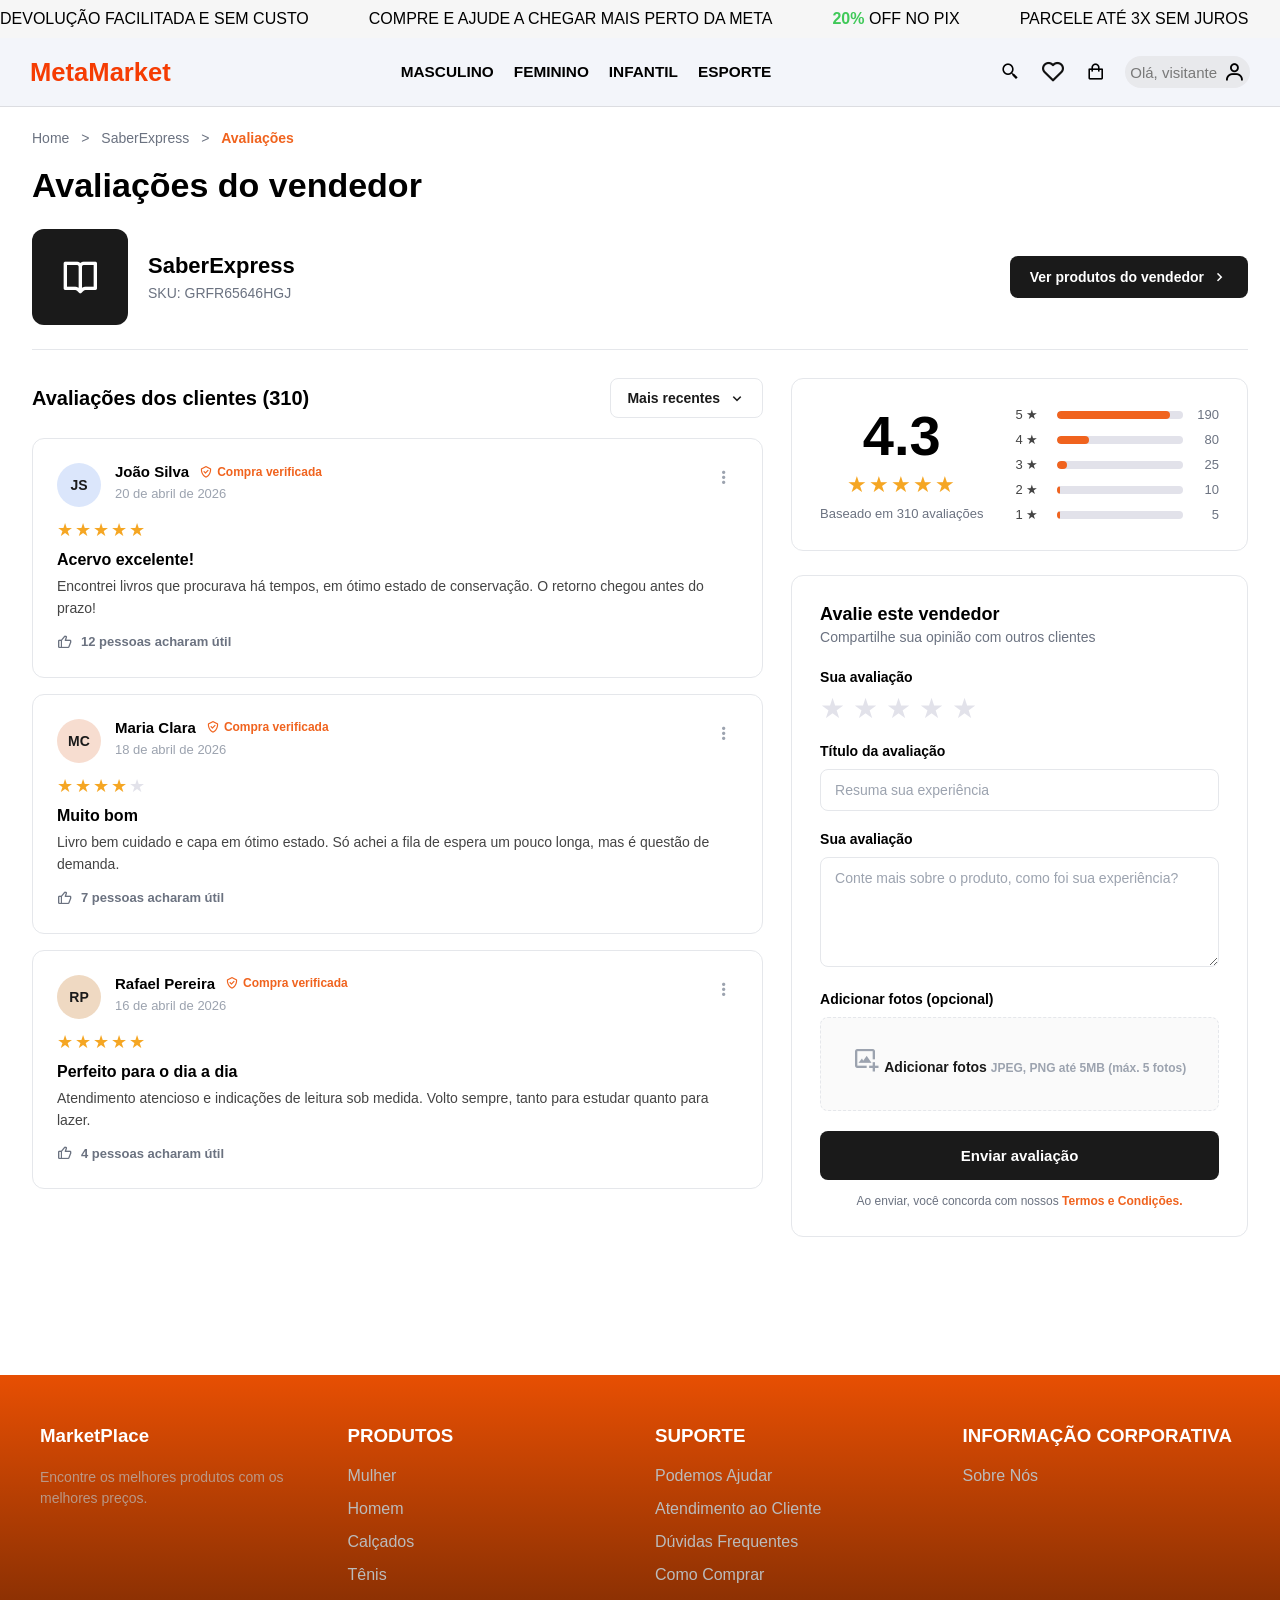
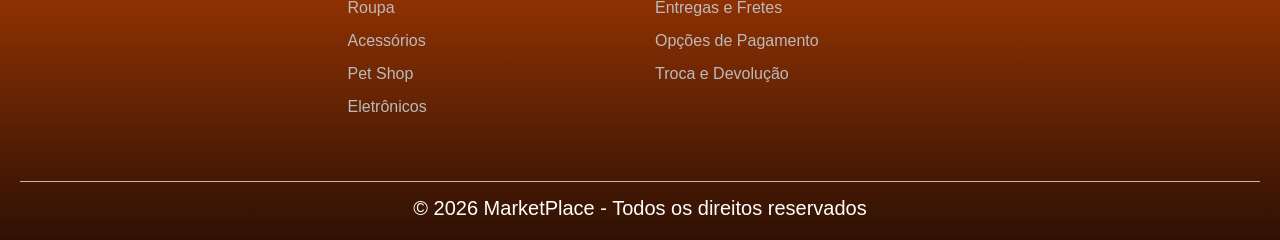
<file: avaliacao/index.html>
<!DOCTYPE html>
<html lang="pt-br">

<head>
    <meta charset="UTF-8">
    <meta name="viewport" content="width=device-width, initial-scale=1.0">
    <link rel="stylesheet" href="../assets/css/avaliacao.css">
    <link href="https://unpkg.com/boxicons@2.1.4/css/boxicons.min.css" rel="stylesheet" />
    <title>MetaMarket - Avaliações do vendedor</title>
</head>

<body>

    <!-- ===================== TOPO FIXO ===================== -->
    <div class="top-fixed">

        <!-- BARRA DE OFERTAS -->
        <div class="offers-bar">
            <div class="promo-track">
                <div class="promo">
                    <p>DEVOLUÇÃO FACILITADA E SEM CUSTO</p>
                    <p>COMPRE E AJUDE A CHEGAR MAIS PERTO DA META</p>
                    <p><span>20%</span> OFF NO PIX</p>
                    <p>PARCELE ATÉ 3X SEM JUROS</p>
                </div>
                <div class="promo">
                    <p>DEVOLUÇÃO FACILITADA E SEM CUSTO</p>
                    <p>COMPRE E AJUDE A CHEGAR MAIS PERTO DA META</p>
                    <p><span>20%</span> OFF NO PIX</p>
                    <p>PARCELE ATÉ 3X SEM JUROS</p>
                </div>
            </div>
        </div>

        <!-- MENU PRINCIPAL -->
        <nav class="main-header">
            <div class="menu-toggle">
                <i class='bx bx-menu-alt-left'></i>
            </div>
            <div class="logo">
                <span>MetaMarket</span>
            </div>
            <div class="main-nav">
                <a href="#">MASCULINO</a>
                <a href="#">FEMININO</a>
                <a href="#">INFANTIL</a>
                <a href="#">ESPORTE</a>
            </div>
            <div class="header-icons">
                <i class='bx bx-search-alt-2 search-btn'></i>
                <div class="favorite-menu">
                    <i class='bx bx-heart' id="favBtn"></i>
                    <span id="favCount">0</span>
                </div>
                <i class='bx bx-shopping-bag' id="bagBtn"></i>
                <div class="perfil-menu" id="profileBtn">
                    <span>Olá, alexander</span>
                    <i class='bx bx-user'></i>
                </div>
            </div>
        </nav>
    </div>

    <!-- ===================== CONTEÚDO DA TELA DE AVALIAÇÕES ===================== -->
    <div class="reviews-container">

        <!-- Breadcrumb -->
        <div class="breadcrumb">
            <a href="../cliente/">Home</a>
            <span class="sep">&gt;</span>
            <a href="#" id="breadcrumbVendedor"></a>
            <span class="sep">&gt;</span>
            <span class="current">Avaliações</span>
        </div>

        <h1 class="page-title">Avaliações do vendedor</h1>

        <!-- Seller info -->
        <div class="seller-info">
            <div class="seller-logo">
                <i class='bx bx-book-open'></i>
            </div>
            <div class="seller-text">
                <h2 id="sellerNome"></h2>
                <p>SKU: GRFR65646HGJ</p>
            </div>
            <a href="#" id="sellerProductsBtn" class="seller-products-btn">
                Ver produtos do vendedor
                <i class='bx bx-chevron-right'></i>
            </a>
        </div>

        <div class="main-grid">

            <!-- LEFT COLUMN -->
            <div class="left-col-reviews">

                <div class="reviews-header">
                    <h3>Avaliações dos clientes (310)</h3>
                    <div class="sort-dropdown">
                        <button class="sort-btn" id="sortBtn">
                            <span>Mais recentes</span>
                            <i class='bx bx-chevron-down'></i>
                        </button>
                    </div>
                </div>

                <!-- Review 1 -->
                <div class="review-card">
                    <div class="review-top">
                        <div class="avatar avatar-blue">JS</div>
                        <div class="review-meta">
                            <div class="review-name-row">
                                <span class="review-name">João Silva</span>
                                <span class="verified"><i class='bx bx-check-shield'></i> Compra verificada</span>
                            </div>
                            <span class="review-date">20 de abril de 2026</span>
                        </div>
                        <button class="more-btn" aria-label="Mais opções">
                            <i class='bx bx-dots-vertical-rounded'></i>
                        </button>
                    </div>
                    <div class="stars">★★★★★</div>
                    <h4 class="review-title">Acervo excelente!</h4>
                    <p class="review-text">Encontrei livros que procurava há tempos, em ótimo estado de conservação. O retorno chegou antes do prazo!</p>
                    <button class="helpful-btn">
                        <i class='bx bx-like'></i>
                        12 pessoas acharam útil
                    </button>
                </div>

                <!-- Review 2 -->
                <div class="review-card">
                    <div class="review-top">
                        <div class="avatar avatar-peach">MC</div>
                        <div class="review-meta">
                            <div class="review-name-row">
                                <span class="review-name">Maria Clara</span>
                                <span class="verified"><i class='bx bx-check-shield'></i> Compra verificada</span>
                            </div>
                            <span class="review-date">18 de abril de 2026</span>
                        </div>
                        <button class="more-btn" aria-label="Mais opções">
                            <i class='bx bx-dots-vertical-rounded'></i>
                        </button>
                    </div>
                    <div class="stars">★★★★<span class="star-empty">★</span></div>
                    <h4 class="review-title">Muito bom</h4>
                    <p class="review-text">Livro bem cuidado e capa em ótimo estado. Só achei a fila de espera um pouco longa, mas é questão de demanda.</p>
                    <button class="helpful-btn">
                        <i class='bx bx-like'></i>
                        7 pessoas acharam útil
                    </button>
                </div>

                <!-- Review 3 -->
                <div class="review-card">
                    <div class="review-top">
                        <div class="avatar avatar-tan">RP</div>
                        <div class="review-meta">
                            <div class="review-name-row">
                                <span class="review-name">Rafael Pereira</span>
                                <span class="verified"><i class='bx bx-check-shield'></i> Compra verificada</span>
                            </div>
                            <span class="review-date">16 de abril de 2026</span>
                        </div>
                        <button class="more-btn" aria-label="Mais opções">
                            <i class='bx bx-dots-vertical-rounded'></i>
                        </button>
                    </div>
                    <div class="stars">★★★★★</div>
                    <h4 class="review-title">Perfeito para o dia a dia</h4>
                    <p class="review-text">Atendimento atencioso e indicações de leitura sob medida. Volto sempre, tanto para estudar quanto para lazer.</p>
                    <button class="helpful-btn">
                        <i class='bx bx-like'></i>
                        4 pessoas acharam útil
                    </button>
                </div>

            </div>

            <!-- RIGHT COLUMN -->
            <div class="right-col-reviews">

                <!-- Rating summary -->
                <div class="card-box rating-summary">
                    <div class="rating-summary-top">
                        <div class="rating-score">
                            <span class="score-number">4.3</span>
                            <div class="stars stars-lg">★★★★★</div>
                            <span class="score-based">Baseado em 310 avaliações</span>
                        </div>
                        <div class="rating-bars">
                            <div class="rating-bar-row">
                                <span class="bar-label">5 ★</span>
                                <div class="bar-track"><div class="bar-fill" style="width: 90%;"></div></div>
                                <span class="bar-count">190</span>
                            </div>
                            <div class="rating-bar-row">
                                <span class="bar-label">4 ★</span>
                                <div class="bar-track"><div class="bar-fill" style="width: 25%;"></div></div>
                                <span class="bar-count">80</span>
                            </div>
                            <div class="rating-bar-row">
                                <span class="bar-label">3 ★</span>
                                <div class="bar-track"><div class="bar-fill" style="width: 8%;"></div></div>
                                <span class="bar-count">25</span>
                            </div>
                            <div class="rating-bar-row">
                                <span class="bar-label">2 ★</span>
                                <div class="bar-track"><div class="bar-fill" style="width: 2%;"></div></div>
                                <span class="bar-count">10</span>
                            </div>
                            <div class="rating-bar-row">
                                <span class="bar-label">1 ★</span>
                                <div class="bar-track"><div class="bar-fill" style="width: 2%;"></div></div>
                                <span class="bar-count">5</span>
                            </div>
                        </div>
                    </div>
                </div>

                <!-- Review form -->
                <div class="card-box review-form">
                    <h3>Avalie este vendedor</h3>
                    <p class="form-subtitle">Compartilhe sua opinião com outros clientes</p>

                    <div class="form-group">
                        <label>Sua avaliação</label>
                        <div class="star-input" id="starInput">
                            <span class="star-choice" data-value="1">★</span>
                            <span class="star-choice" data-value="2">★</span>
                            <span class="star-choice" data-value="3">★</span>
                            <span class="star-choice" data-value="4">★</span>
                            <span class="star-choice" data-value="5">★</span>
                        </div>
                    </div>

                    <div class="form-group">
                        <label for="reviewTitle">Título da avaliação</label>
                        <input type="text" id="reviewTitle" placeholder="Resuma sua experiência">
                    </div>

                    <div class="form-group">
                        <label for="reviewText">Sua avaliação</label>
                        <textarea id="reviewText" placeholder="Conte mais sobre o produto, como foi sua experiência?"></textarea>
                    </div>

                    <div class="form-group">
                        <label>Adicionar fotos (opcional)</label>
                        <label class="photo-upload" for="photoInput">
                            <i class='bx bx-image-add'></i>
                            <span class="photo-upload-title">Adicionar fotos</span>
                            <span class="photo-upload-sub">JPEG, PNG até 5MB (máx. 5 fotos)</span>
                            <input type="file" id="photoInput" accept="image/jpeg,image/png" multiple hidden>
                        </label>
                    </div>

                    <button class="submit-btn" id="submitBtn">Enviar avaliação</button>

                    <p class="terms-text">Ao enviar, você concorda com nossos <a href="#">Termos e Condições.</a></p>
                </div>

            </div>
        </div>
    </div>

    <!-- ===================== RODAPÉ ===================== -->
    <footer class="footer">
        <div class="footer-container">
            <div class="footer-coll">
                <h3>MarketPlace</h3>
                <p>Encontre os melhores produtos com os melhores preços.</p>
            </div>
            <div class="footer-coll">
                <h3>PRODUTOS</h3>
                <ul>
                    <li><a href="#">Mulher</a></li>
                    <li><a href="#">Homem</a></li>
                    <li><a href="#">Calçados</a></li>
                    <li><a href="#">Tênis</a></li>
                    <li><a href="#">Roupa</a></li>
                    <li><a href="#">Acessórios</a></li>
                    <li><a href="#">Pet Shop</a></li>
                    <li><a href="#">Eletrônicos</a></li>
                </ul>
            </div>
            <div class="footer-coll">
                <h3>SUPORTE</h3>
                <ul>
                    <li><a href="#">Podemos Ajudar</a></li>
                    <li><a href="#">Atendimento ao Cliente</a></li>
                    <li><a href="#">Dúvidas Frequentes</a></li>
                    <li><a href="#">Como Comprar</a></li>
                    <li><a href="#">Entregas e Fretes</a></li>
                    <li><a href="#">Opções de Pagamento</a></li>
                    <li><a href="#">Troca e Devolução</a></li>
                </ul>
            </div>
            <div class="footer-coll">
                <h3>INFORMAÇÃO CORPORATIVA</h3>
                <ul>
                    <li><a href="#">Sobre Nós</a></li>
                </ul>
            </div>
        </div>
        <div class="footer-bottom">
            <p>&copy; 2026 MarketPlace - Todos os direitos reservados</p>
        </div>
    </footer>

    <script src="../assets/js/auth.js"></script>
    <script src="../assets/js/avaliacao.js"></script>
    <script src="../assets/js/favorito.js"></script>
    <script src="../assets/js/sacola.js"></script>

    <!-- Breadcrumb + seller info dinâmicos via URL -->
    <script>
        (function () {
            const params       = new URLSearchParams(window.location.search);
            const nomeVendedor = params.get("nome") || "SaberExpress";
            const urlPerfil    = `../perfil-publico/index.html?nome=${encodeURIComponent(nomeVendedor)}`;

            // Breadcrumb
            const breadcrumbEl = document.getElementById("breadcrumbVendedor");
            if (breadcrumbEl) {
                breadcrumbEl.textContent = nomeVendedor;
                breadcrumbEl.href        = urlPerfil;
            }

            // Nome na seller-info
            const sellerNomeEl = document.getElementById("sellerNome");
            if (sellerNomeEl) sellerNomeEl.textContent = nomeVendedor;

            // Botão "Ver produtos do vendedor"
            const sellerBtn = document.getElementById("sellerProductsBtn");
            if (sellerBtn) sellerBtn.href = urlPerfil;
        })();
    </script>

</body>

</html>
</file>
<file: assets/css/avaliacao.css>
/* =============================================================
   AVALIAÇÕES DO VENDEDOR — STYLE.CSS
   Header, barra de ofertas e rodapé reaproveitados de telas.css
   ============================================================= */

@import url('https://fonts.googleapis.com/css2?family=Bebas+Neue&family=Lobster+Two:ital,wght@0,400;0,700;1,400;1,700&family=Oswald:wght@200..700&family=Permanent+Marker&family=SN+Pro:ital,wght@0,200..900;1,200..900&display=swap');


/* =============================================================
   VARIÁVEIS GLOBAIS
   ============================================================= */

:root {
    --cor-primaria: rgb(245, 60, 3);
    --cor-hover: rgb(188, 131, 8);
    --cor-fundo: #f3f5fa;
    --cor-borda: #dcdde1;
    --cor-sombra: rgba(0, 0, 0, 0.15);
    --raio-painel: 18px;
    --transicao: 0.3s ease;

    --orange: #f0631e;
    --orange-light: #fef3ee;
    --text-dark: #1a1a1a;
    --text-gray: #6b7280;
    --text-light-gray: #9ca3af;
    --border-color: #e5e7eb;
    --star-gold: #f5a623;
    --star-empty: #e2e2ea;
    --green: #16a34a;
}


/* =============================================================
   RESET BÁSICO
   ============================================================= */

* {
    margin: 0;
    padding: 0;
    box-sizing: border-box;
    font-family: Arial, Helvetica, sans-serif;
}

html {
    overflow-x: hidden;
}

body {
    background: #fff;
    padding-top: 106px;
}


/* =============================================================
   BARRA DE OFERTAS (TICKER)
   ============================================================= */

.offers-bar {
    overflow: hidden;
    background: #f6f6f6;
    padding: 10px 0;
}

.promo-track {
    display: flex;
    gap: 50px;
    width: max-content;
    animation: scroll 15s linear infinite;
}

.promo {
    display: flex;
    gap: 60px;
}

.promo p {
    font-weight: 300;
    color: black;
}

.promo span {
    color: #40c959;
    font-weight: bold;
}

@keyframes scroll {
    from {
        transform: translateX(0);
    }

    to {
        transform: translateX(-50%);
    }
}



/* =============================================================
   HEADER & NAVEGAÇÃO
   ============================================================= */

.top-fixed {
    position: fixed;
    top: 0;
    left: 0;
    width: 100%;
    z-index: 9999;
    transition: transform 0.35s ease, box-shadow 0.35s ease;
}

.top-fixed.hidden {
    transform: translateY(-100%);
}

.top-fixed.scrolled {
    box-shadow: 0 4px 20px var(--cor-sombra);
}

.main-header {
    display: flex;
    align-items: center;
    justify-content: space-between;
    padding: 18px 30px;
    border-bottom: 1px solid var(--cor-borda);
    background: var(--cor-fundo);
}

.menu-toggle {
    display: none;
}

.logo {
    font-size: clamp(18px, 2vw, 28px);
    font-weight: bold;
    color: var(--cor-primaria);
}

.main-nav {
    display: flex;
    list-style: none;
    gap: 20px;
    font-size: clamp(14px, 1.2vw, 18px);
}

.main-nav a {
    text-decoration: none;
    color: black;
    font-family: 'Fira Sans', sans-serif;
    font-weight: 600;
    transition: color var(--transicao);
}

.main-nav a:hover {
    color: var(--cor-hover);
}

.header-icons {
    display: flex;
    align-items: center;
    gap: 20px;
    font-size: clamp(16px, 1.5vw, 22px);
    color: black;
    cursor: pointer;
}


/* =============================================================
   FAVORITOS — ÍCONE DO HEADER
   ============================================================= */

.favorite-menu {
    position: relative;
    display: flex;
    align-items: center;
    justify-content: center;
    cursor: pointer;
}

#favBtn {
    font-size: 26px;
    color: #111;
    cursor: pointer;
}

#favCount {
    position: absolute;
    top: -8px;
    right: -10px;
    width: 20px;
    height: 20px;
    border-radius: 50%;
    background: #ff4d00;
    color: white;
    font-size: 12px;
    font-weight: bold;
    display: none;
    align-items: center;
    justify-content: center;
}


/* =============================================================
   PERFIL — ÍCONE DO HEADER
   ============================================================= */

.perfil-menu {
    display: flex;
    align-items: center;
    padding: 5px;
    background: #c3c1c13d;
    border-radius: 50px;
    gap: 6px;
    cursor: pointer;
}

.perfil-menu i {
    font-size: 22px;
}

.perfil-menu span {
    font-size: 15px;
    display: block;
    font-weight: 500;
    color: #797979;
    transition: color var(--transicao);
}

.perfil-menu span:hover {
    color: black;
}


/* =============================================================
   CONTAINER DA TELA DE AVALIAÇÕES
   ============================================================= */

.reviews-container {
    max-width: 1440px;
    margin: 0 auto;
    padding: 24px 32px 64px;
}

/* Breadcrumb */
.breadcrumb {
    font-size: 14px;
    color: var(--text-gray);
    margin-bottom: 20px;
}

.breadcrumb a {
    text-decoration: none;
    color: var(--text-gray);
}

.breadcrumb .sep {
    margin: 0 8px;
}

.breadcrumb .current {
    color: var(--orange);
    font-weight: 700;
}

/* Page title */
.page-title {
    font-size: 34px;
    font-weight: 800;
    margin-bottom: 24px;
}

/* Seller info */
.seller-info {
    display: flex;
    align-items: center;
    gap: 20px;
    padding-bottom: 24px;
    border-bottom: 1px solid var(--border-color);
    margin-bottom: 28px;
}

.seller-logo {
    width: 96px;
    height: 96px;
    background: #1a1a1a;
    border-radius: 12px;
    display: flex;
    align-items: center;
    justify-content: center;
    color: #fff;
    font-size: 40px;
    flex-shrink: 0;
}

.seller-text h2 {
    font-size: 22px;
    font-weight: 800;
    margin-bottom: 6px;
}

.seller-text p {
    font-size: 14px;
    color: var(--text-gray);
}

.seller-products-btn {
    margin-left: auto;
    display: inline-flex;
    align-items: center;
    gap: 6px;
    background: #1a1a1a;
    color: #fff;
    text-decoration: none;
    font-size: 14px;
    font-weight: 700;
    padding: 12px 20px;
    border-radius: 8px;
    transition: background 0.15s ease;
    flex-shrink: 0;
}

.seller-products-btn:hover {
    background: #333;
}

.seller-products-btn i {
    font-size: 18px;
}

/* Main grid */
.main-grid {
    display: grid;
    grid-template-columns: 1.6fr 1fr;
    gap: 28px;
    align-items: start;
}

/* Left column - reviews */
.reviews-header {
    display: flex;
    justify-content: space-between;
    align-items: center;
    margin-bottom: 20px;
}

.reviews-header h3 {
    font-size: 20px;
    font-weight: 800;
}

.sort-btn {
    display: flex;
    align-items: center;
    gap: 8px;
    background: #fff;
    border: 1px solid var(--border-color);
    border-radius: 8px;
    padding: 10px 16px;
    font-size: 14px;
    font-weight: 600;
    cursor: pointer;
    color: var(--text-dark);
}

.sort-btn i {
    font-size: 18px;
}

.review-card {
    border: 1px solid var(--border-color);
    border-radius: 12px;
    padding: 24px;
    margin-bottom: 16px;
}

.review-top {
    display: flex;
    align-items: flex-start;
    gap: 14px;
    margin-bottom: 12px;
}

.avatar {
    width: 44px;
    height: 44px;
    border-radius: 50%;
    display: flex;
    align-items: center;
    justify-content: center;
    font-weight: 700;
    font-size: 14px;
    color: #1a1a1a;
    flex-shrink: 0;
}

.avatar-blue {
    background: #dbe6fb;
}

.avatar-peach {
    background: #f7ddd0;
}

.avatar-tan {
    background: #efd9c2;
}

.review-meta {
    flex: 1;
}

.review-name-row {
    display: flex;
    align-items: center;
    gap: 10px;
    flex-wrap: wrap;
    margin-bottom: 4px;
}

.review-name {
    font-weight: 800;
    font-size: 15px;
}

.verified {
    display: inline-flex;
    align-items: center;
    gap: 4px;
    font-size: 12px;
    color: var(--orange);
    font-weight: 600;
}

.verified i {
    font-size: 14px;
}

.review-date {
    font-size: 13px;
    color: var(--text-light-gray);
}

.more-btn {
    background: none;
    border: none;
    cursor: pointer;
    color: var(--text-light-gray);
    padding: 4px;
    font-size: 20px;
    line-height: 1;
}

.stars {
    color: var(--star-gold);
    font-size: 18px;
    letter-spacing: 2px;
    margin-bottom: 10px;
}

.stars .star-empty {
    color: var(--star-empty);
}

.review-title {
    font-size: 16px;
    font-weight: 800;
    margin-bottom: 6px;
}

.review-text {
    font-size: 14px;
    color: #444;
    line-height: 1.6;
    margin-bottom: 14px;
}

.helpful-btn {
    display: inline-flex;
    align-items: center;
    gap: 8px;
    background: none;
    border: none;
    cursor: pointer;
    color: var(--text-gray);
    font-size: 13px;
    font-weight: 600;
    padding: 0;
}

.helpful-btn i {
    font-size: 16px;
}

/* Right column - cards */
.card-box {
    border: 1px solid var(--border-color);
    border-radius: 12px;
    padding: 28px;
    margin-bottom: 24px;
}

/* Rating summary */
.rating-summary-top {
    display: flex;
    gap: 32px;
    align-items: center;
}

.rating-score {
    display: flex;
    flex-direction: column;
    align-items: center;
    text-align: center;
    flex-shrink: 0;
}

.score-number {
    font-size: 56px;
    font-weight: 800;
    line-height: 1;
}

.stars-lg {
    font-size: 22px;
    margin: 8px 0;
}

.score-based {
    font-size: 13px;
    color: var(--text-gray);
    white-space: nowrap;
}

.rating-bars {
    flex: 1;
    display: flex;
    flex-direction: column;
    gap: 10px;
}

.rating-bar-row {
    display: flex;
    align-items: center;
    gap: 12px;
    font-size: 13px;
    color: #444;
}

.bar-label {
    width: 30px;
    flex-shrink: 0;
}

.bar-track {
    flex: 1;
    height: 8px;
    background: var(--star-empty);
    border-radius: 999px;
    overflow: hidden;
}

.bar-fill {
    height: 100%;
    background: var(--orange);
    border-radius: 999px;
}

.bar-count {
    width: 24px;
    text-align: right;
    color: var(--text-gray);
    flex-shrink: 0;
}

/* Review form */
.review-form h3 {
    font-size: 18px;
    font-weight: 800;
    margin-bottom: 4px;
}

.form-subtitle {
    font-size: 14px;
    color: var(--text-gray);
    margin-bottom: 24px;
}

.form-group {
    margin-bottom: 20px;
}

.form-group label {
    display: block;
    font-size: 14px;
    font-weight: 700;
    margin-bottom: 10px;
}

.star-input {
    display: flex;
    gap: 8px;
    font-size: 28px;
    color: var(--star-empty);
}

.star-choice {
    cursor: pointer;
    transition: color 0.15s ease;
    line-height: 1;
}

.star-choice.active {
    color: var(--star-gold);
}

#reviewTitle,
#reviewText {
    width: 100%;
    border: 1px solid var(--border-color);
    border-radius: 8px;
    padding: 12px 14px;
    font-size: 14px;
    font-family: inherit;
    color: var(--text-dark);
}

#reviewTitle:focus,
#reviewText:focus {
    outline: none;
    border-color: var(--orange);
}

#reviewText {
    min-height: 110px;
    resize: vertical;
}

::placeholder {
    color: var(--text-light-gray);
}

/* Photo upload */
.photo-upload {
    display: flex;
    flex-direction: column;
    align-items: center;
    justify-content: center;
    text-align: center;
    border: 1px dashed var(--border-color);
    border-radius: 8px;
    padding: 28px 16px;
    cursor: pointer;
    color: var(--text-light-gray);
    background: #fafafa;
    transition: border-color 0.15s ease, background 0.15s ease;
}

.photo-upload:hover {
    border-color: var(--orange);
    background: var(--orange-light);
}

.photo-upload i {
    font-size: 28px;
    margin-bottom: 8px;
    color: var(--text-light-gray);
}

.photo-upload-title {
    font-size: 14px;
    font-weight: 700;
    color: var(--text-dark);
    margin-bottom: 4px;
}

.photo-upload-sub {
    font-size: 12px;
    color: var(--text-light-gray);
}

/* Submit button */
.submit-btn {
    width: 100%;
    background: #1a1a1a;
    color: #fff;
    border: none;
    border-radius: 8px;
    padding: 16px;
    font-size: 15px;
    font-weight: 700;
    cursor: pointer;
    transition: background 0.15s ease;
}

.submit-btn:hover {
    background: #333;
}

.terms-text {
    text-align: center;
    font-size: 12px;
    color: var(--text-gray);
    margin-top: 14px;
}

.terms-text a {
    color: var(--orange);
    text-decoration: none;
    font-weight: 600;
}


/* =============================================================
   RODAPÉ
   ============================================================= */

.footer {
    background: linear-gradient(to top, rgb(46, 17, 3), rgb(231, 79, 3));
    color: white;
    padding: 50px 20px 20px;
    margin-top: 50px;
}

.footer-container {
    display: grid;
    grid-template-columns: repeat(4, 1fr);
    gap: 30px;
    max-width: 1200px;
    margin: auto;
}

.footer-coll h3 {
    margin-bottom: 20px;
}

.footer-coll p {
    color: #bbbbbbb6;
    font-size: 14px;
    line-height: 1.5;
}

.footer-coll ul {
    list-style: none;
}

.footer-coll ul li {
    margin-bottom: 15px;
}

.footer-coll ul li a {
    color: #bbb;
    text-decoration: none;
    transition: var(--transicao);
}

.footer-coll ul li a:hover {
    color: rgb(255, 242, 0);
}

.footer-bottom {
    text-align: center;
    margin-top: 50px;
    border-top: 1px solid #bbb;
    padding-top: 15px;
    font-size: 20px;
    color: #ffffff;
}


/* =============================================================
   RESPONSIVO
   ============================================================= */

@media (max-width: 1024px) {
    .main-grid {
        grid-template-columns: 1fr;
    }

    .main-nav {
        display: none;
    }
}

@media (max-width: 640px) {
    .rating-summary-top {
        flex-direction: column;
    }

    .main-header {
        padding: 16px;
    }

    .reviews-container {
        padding: 16px;
    }

    .page-title {
        font-size: 26px;
    }

    .seller-info {
        flex-wrap: wrap;
    }

    .seller-products-btn {
        margin-left: 0;
        width: 100%;
        justify-content: center;
    }

    .footer-container {
        grid-template-columns: repeat(2, 1fr);
    }
}
</file>
